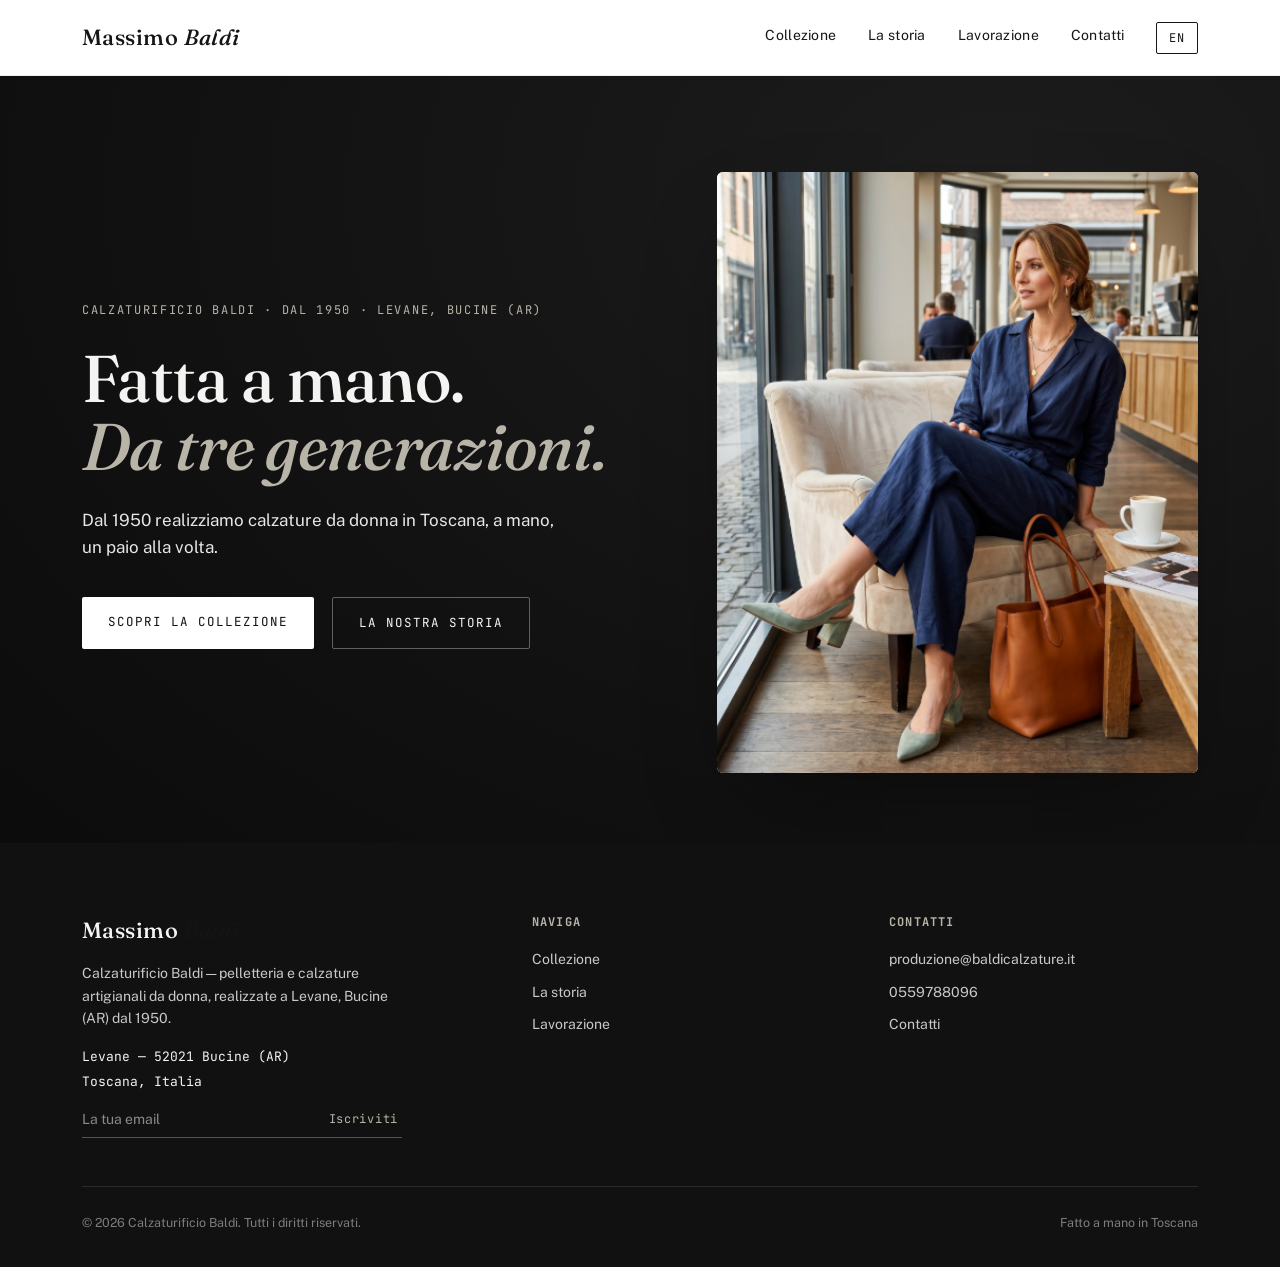
<file: index.html>
<!DOCTYPE html>
<html lang="it" id="htmlRoot">
<head>
<meta charset="UTF-8">
<meta name="viewport" content="width=device-width, initial-scale=1.0">
<title>Massimo Baldi — Calzaturificio Baldi</title>
<link rel="preconnect" href="https://fonts.googleapis.com">
<link rel="preconnect" href="https://fonts.gstatic.com" crossorigin>
<link href="https://fonts.googleapis.com/css2?family=Fraunces:ital,opsz,wght@0,9..144,300;0,9..144,500;0,9..144,600;1,9..144,400;1,9..144,500&family=Public+Sans:wght@300;400;500;600&family=JetBrains+Mono:wght@400;500&display=swap" rel="stylesheet">
<link rel="stylesheet" href="assets/style.css">
<script src="https://identity.netlify.com/v1/netlify-identity-widget.js"></script>
</head>
<body>

<header>
  <nav>
    <a href="index.html" class="wordmark">Massimo <em>Baldi</em></a>
    <div class="navlinks" id="navlinks">
      <a href="collezione.html" data-i18n="nav_collezione">Collezione</a>
      <a href="storia.html" data-i18n="nav_storia">La storia</a>
      <a href="lavorazione.html" data-i18n="nav_lavorazione">Lavorazione</a>
      <a href="contatti.html" data-i18n="nav_contatti">Contatti</a>
      <button class="langbtn" id="langBtn">EN</button>
    </div>
    <button class="navtoggle" id="navtoggle" aria-label="Apri menu" aria-expanded="false">
      <svg width="24" height="24" viewBox="0 0 24 24" fill="none"><path d="M3 6h18M3 12h18M3 18h18" stroke="#241A14" stroke-width="1.6" stroke-linecap="round"/></svg>
    </button>
  </nav>
</header>

<section class="hero">
  <div class="container">
    <div>
      <span class="eyebrow on-dark" data-i18n="hero_eyebrow">Calzaturificio Baldi · dal 1950 · Levane, Bucine (AR)</span>
      <h1><span data-i18n="hero_h1a">Fatta a mano.</span><br><span class="accent" data-i18n="hero_h1b">Da tre generazioni.</span></h1>
      <p class="lead" data-i18n="hero_lead">Dal 1950 realizziamo calzature da donna in Toscana, a mano, un paio alla volta.</p>
      <div class="cta-row">
        <a href="collezione.html" class="btn btn-primary" data-i18n="cta_collezione">Scopri la collezione</a>
        <a href="storia.html" class="btn btn-ghost" data-i18n="cta_storia">La nostra storia</a>
      </div>
    </div>
    <div class="hero-photo">
      <img src="images/uploads/modella-landing.jpg" alt="Massimo Baldi — stile" id="heroImg">
    </div>
  </div>
</section>

<script>
  fetch('data/home.json')
    .then(r => r.json())
    .then(data => {
      const img = document.getElementById('heroImg');
      if (img && data.heroImage) {
        img.src = data.heroImage;
        img.alt = data.heroAlt || img.alt;
      }
    })
    .catch(() => {});
</script>

<footer id="contatti">
  <div class="container">
    <div class="footer-grid">
      <div>
        <span class="wordmark">Massimo <em>Baldi</em></span>
        <p data-i18n="footer_about">Calzaturificio Baldi — pelletteria e calzature artigianali da donna, realizzate a Levane, Bucine (AR) dal 1950.</p>
        <div class="addr-footer">Levane — 52021 Bucine (AR)<br>Toscana, Italia</div>
        <form class="news" id="newsForm">
          <input type="email" data-i18n-ph="news_ph" placeholder="La tua email" required aria-label="Email">
          <button type="submit" data-i18n="news_btn">Iscriviti</button>
        </form>
      </div>
      <div class="footer-links">
        <h4 data-i18n="footer_nav">Naviga</h4>
        <a href="collezione.html" data-i18n="nav_collezione">Collezione</a>
        <a href="storia.html" data-i18n="nav_storia">La storia</a>
        <a href="lavorazione.html" data-i18n="nav_lavorazione">Lavorazione</a>
      </div>
      <div class="footer-links">
        <h4 data-i18n="footer_contatti">Contatti</h4>
        <a href="mailto:produzione@baldicalzature.it">produzione@baldicalzature.it</a>
        <a href="tel:+390559788096">0559788096</a>
        <a href="contatti.html" data-i18n="nav_contatti">Contatti</a>
      </div>
    </div>
    <div class="bottom-row">
      <span data-i18n="footer_copy">© 2026 Calzaturificio Baldi. Tutti i diritti riservati.</span>
      <span data-i18n="footer_tag">Fatto a mano in Toscana</span>
    </div>
  </div>
</footer>

<script src="assets/main.js"></script>
<script>
  if (window.netlifyIdentity) {
    window.netlifyIdentity.on("init", user => {
      if (!user) {
        window.netlifyIdentity.on("login", () => { document.location.href = "/admin/"; });
      }
    });
  }
</script>
</body>
</html>
</file>
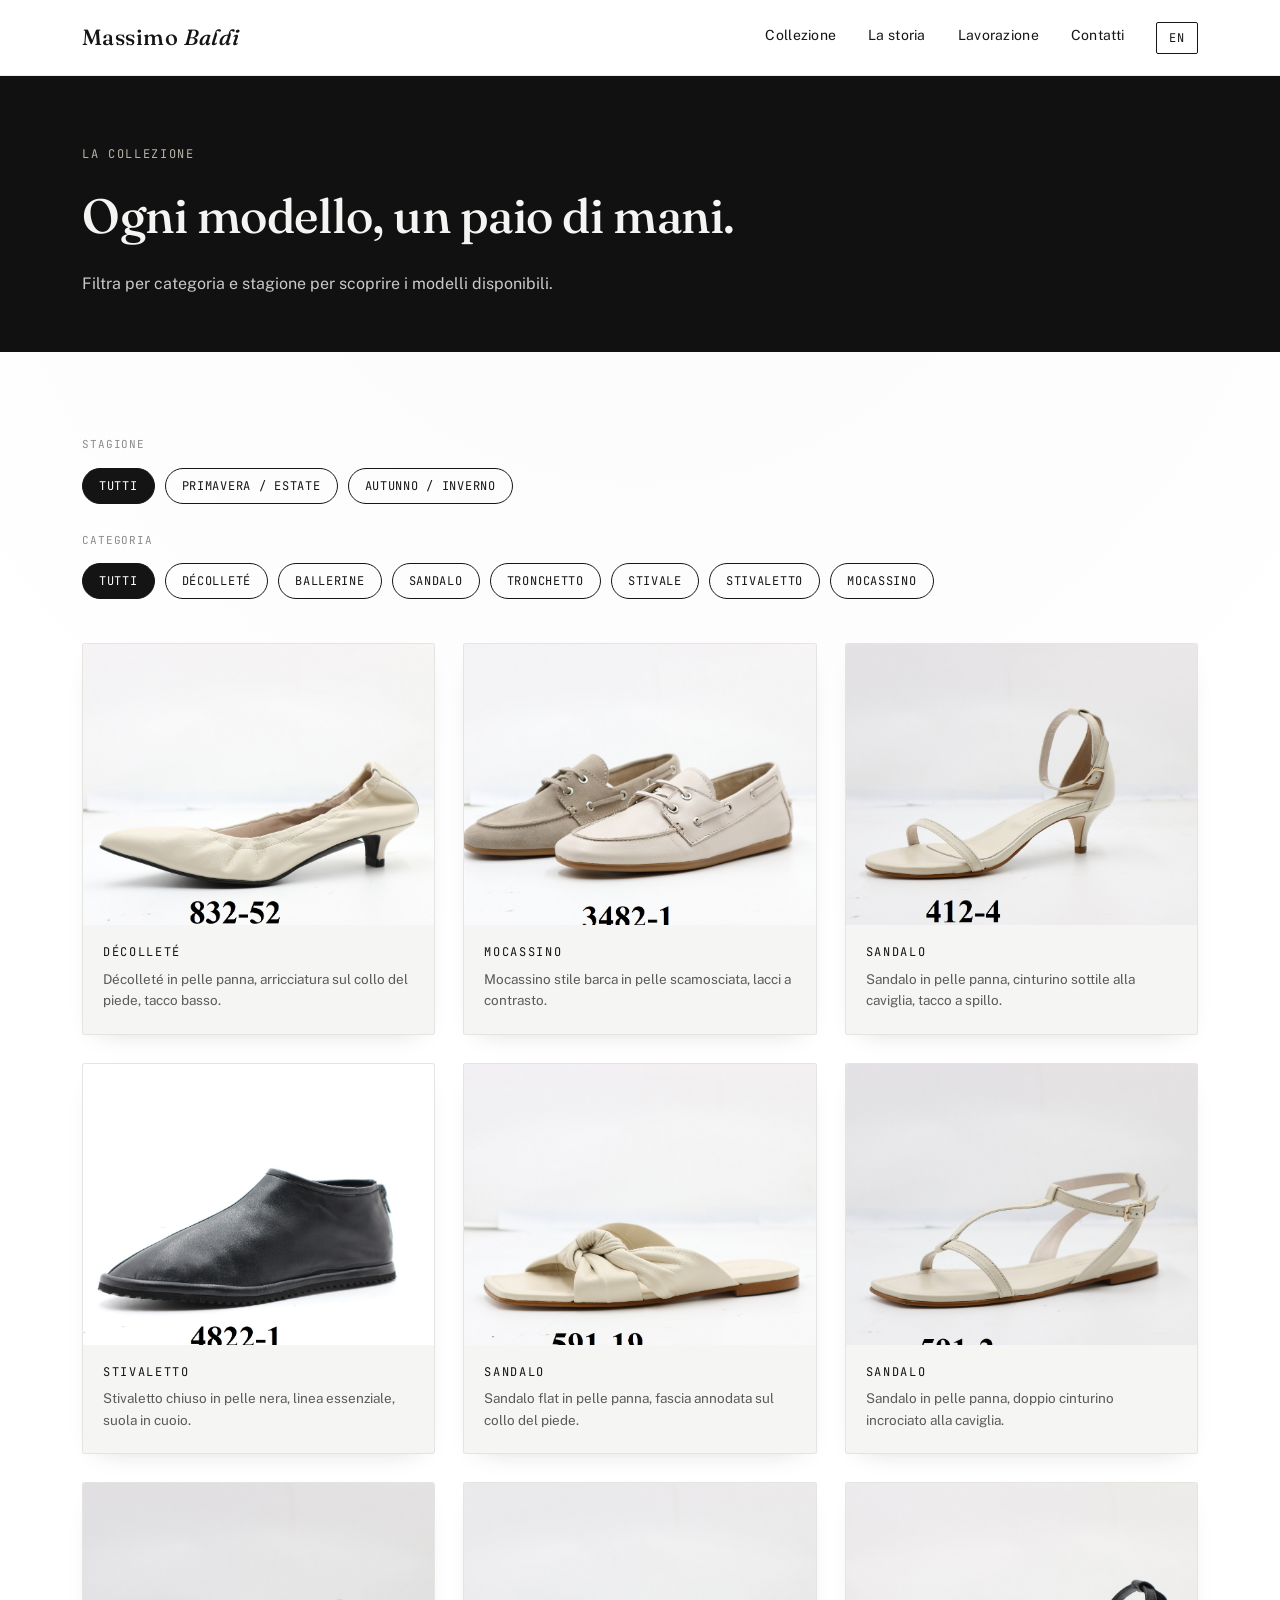
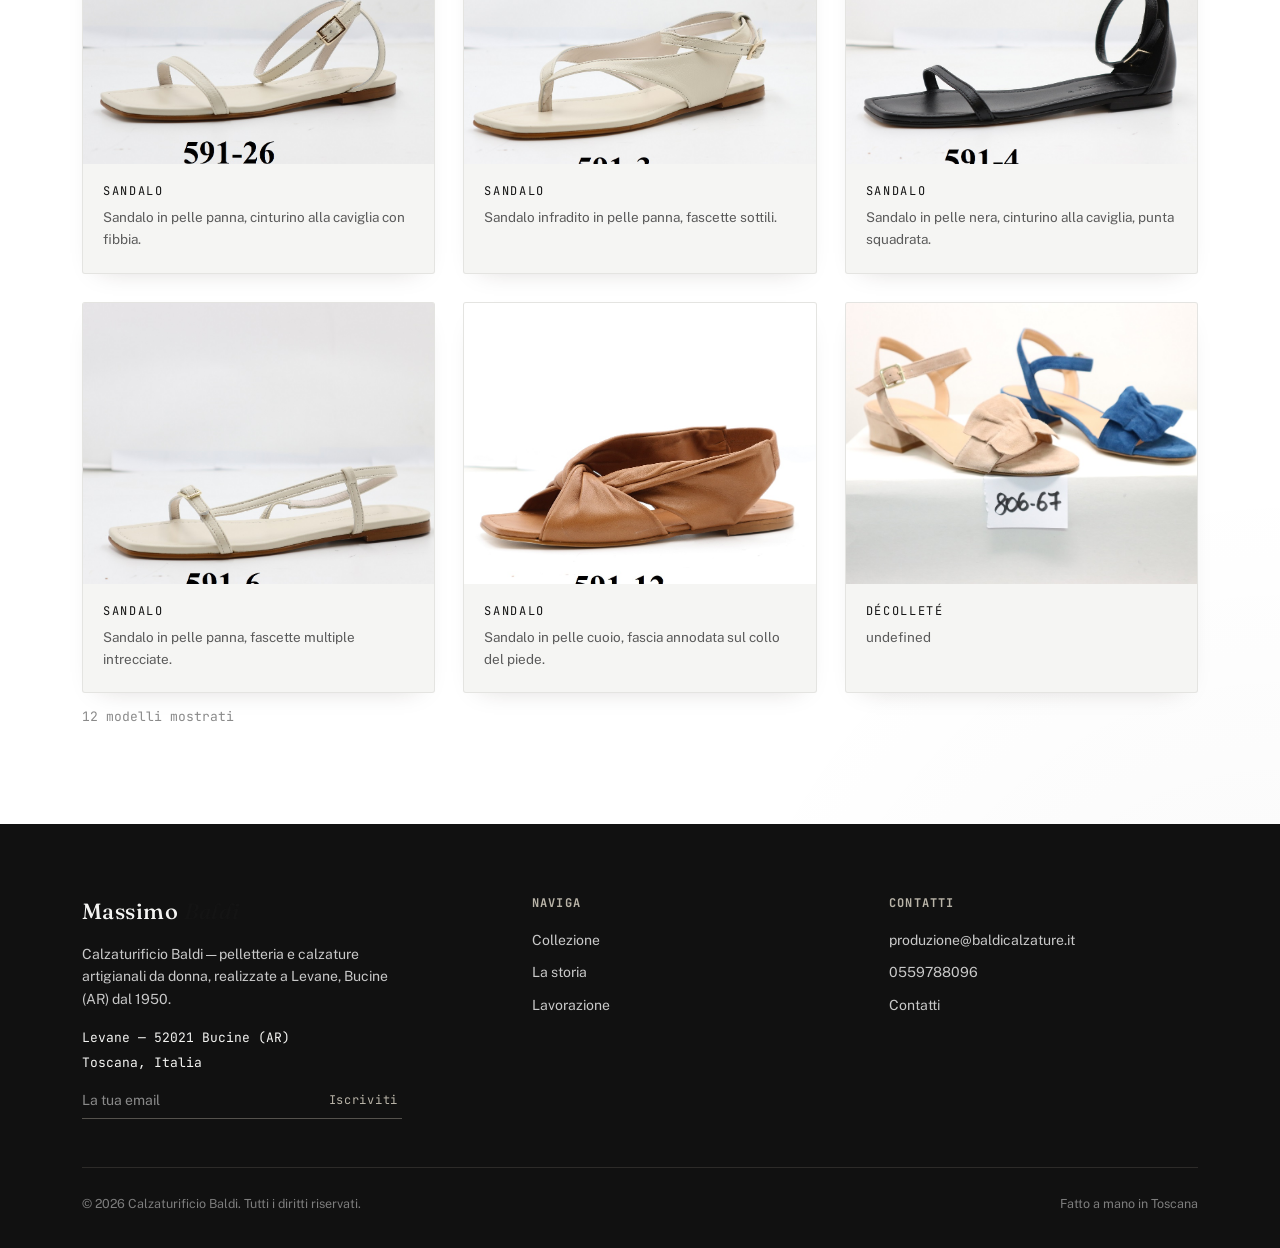
<file: collezione.html>
<!DOCTYPE html>
<html lang="it" id="htmlRoot">
<head>
<meta charset="UTF-8">
<meta name="viewport" content="width=device-width, initial-scale=1.0">
<title>Collezione — Massimo Baldi</title>
<link rel="preconnect" href="https://fonts.googleapis.com">
<link rel="preconnect" href="https://fonts.gstatic.com" crossorigin>
<link href="https://fonts.googleapis.com/css2?family=Fraunces:ital,opsz,wght@0,9..144,300;0,9..144,500;0,9..144,600;1,9..144,400;1,9..144,500&family=Public+Sans:wght@300;400;500;600&family=JetBrains+Mono:wght@400;500&display=swap" rel="stylesheet">
<link rel="stylesheet" href="assets/style.css">
</head>
<body>

<header>
  <nav>
    <a href="index.html" class="wordmark">Massimo <em>Baldi</em></a>
    <div class="navlinks" id="navlinks">
      <a href="collezione.html" class="current" data-i18n="nav_collezione">Collezione</a>
      <a href="storia.html" data-i18n="nav_storia">La storia</a>
      <a href="lavorazione.html" data-i18n="nav_lavorazione">Lavorazione</a>
      <a href="contatti.html" data-i18n="nav_contatti">Contatti</a>
      <button class="langbtn" id="langBtn">EN</button>
    </div>
    <button class="navtoggle" id="navtoggle" aria-label="Apri menu" aria-expanded="false">
      <svg width="24" height="24" viewBox="0 0 24 24" fill="none"><path d="M3 6h18M3 12h18M3 18h18" stroke="#241A14" stroke-width="1.6" stroke-linecap="round"/></svg>
    </button>
  </nav>
</header>

<section class="page-header">
  <div class="container">
    <span class="eyebrow on-dark" data-i18n="ph_coll_eyebrow">La collezione</span>
    <h1 data-i18n="ph_coll_h1">Ogni modello, un paio di mani.</h1>
    <p data-i18n="ph_coll_lead">Filtra per categoria e stagione per scoprire i modelli disponibili.</p>
  </div>
</section>

<section class="reveal" style="padding-top:56px;">
  <div class="container">
    <div class="filters">
      <div class="filter-group">
        <span class="filter-label" data-i18n="filter_season">Stagione</span>
        <button class="chip active" data-filter="season" data-value="all" data-i18n="tab_all">Tutti</button>
        <button class="chip" data-filter="season" data-value="ss" data-i18n="tab_ss">Primavera / Estate</button>
        <button class="chip" data-filter="season" data-value="aw" data-i18n="tab_aw">Autunno / Inverno</button>
      </div>
      <div class="filter-group">
        <span class="filter-label" data-i18n="filter_category">Categoria</span>
        <button class="chip active" data-filter="category" data-value="all" data-i18n="tab_all">Tutti</button>
        <button class="chip" data-filter="category" data-value="Décolleté" data-i18n="cat_decollete">Décolleté</button>
        <button class="chip" data-filter="category" data-value="Ballerine" data-i18n="cat_ballerine">Ballerine</button>
        <button class="chip" data-filter="category" data-value="Sandalo" data-i18n="cat_sandalo">Sandalo</button>
        <button class="chip" data-filter="category" data-value="Tronchetto" data-i18n="cat_tronchetto">Tronchetto</button>
        <button class="chip" data-filter="category" data-value="Stivale" data-i18n="cat_stivale">Stivale</button>
        <button class="chip" data-filter="category" data-value="Stivaletto" data-i18n="cat_stivaletto">Stivaletto</button>
        <button class="chip" data-filter="category" data-value="Mocassino" data-i18n="cat_mocassino">Mocassino</button>
      </div>
    </div>
    <div class="grid-collezione" id="collGrid"></div>
    <p class="count-note" id="countNote"></p>
  </div>
</section>

<footer id="contatti">
  <div class="container">
    <div class="footer-grid">
      <div>
        <span class="wordmark">Massimo <em>Baldi</em></span>
        <p data-i18n="footer_about">Calzaturificio Baldi — pelletteria e calzature artigianali da donna, realizzate a Levane, Bucine (AR) dal 1950.</p>
        <div class="addr-footer">Levane — 52021 Bucine (AR)<br>Toscana, Italia</div>
        <form class="news" id="newsForm">
          <input type="email" data-i18n-ph="news_ph" placeholder="La tua email" required aria-label="Email">
          <button type="submit" data-i18n="news_btn">Iscriviti</button>
        </form>
      </div>
      <div class="footer-links">
        <h4 data-i18n="footer_nav">Naviga</h4>
        <a href="collezione.html" data-i18n="nav_collezione">Collezione</a>
        <a href="storia.html" data-i18n="nav_storia">La storia</a>
        <a href="lavorazione.html" data-i18n="nav_lavorazione">Lavorazione</a>
      </div>
      <div class="footer-links">
        <h4 data-i18n="footer_contatti">Contatti</h4>
        <a href="mailto:produzione@baldicalzature.it">produzione@baldicalzature.it</a>
        <a href="tel:+390559788096">0559788096</a>
        <a href="contatti.html" data-i18n="nav_contatti">Contatti</a>
      </div>
    </div>
    <div class="bottom-row">
      <span data-i18n="footer_copy">© 2026 Calzaturificio Baldi. Tutti i diritti riservati.</span>
      <span data-i18n="footer_tag">Fatto a mano in Toscana</span>
    </div>
  </div>
</footer>

<script src="assets/main.js"></script>
<script>
  let currentSeason = 'all';
  let currentCategory = 'all';
  let products = [];

  const fallbackProducts = [
    { category_it:'Décolleté', category_en:'Pumps', season:'ss', tag_it:'Décolleté in pelle panna, tacco basso.', tag_en:'Cream leather pump, low heel.', image:'' },
    { category_it:'Mocassino', category_en:'Loafer', season:'aw', tag_it:'Mocassino stile barca in pelle scamosciata.', tag_en:'Boat-style suede loafer.', image:'' },
    { category_it:'Stivaletto', category_en:'Ankle boot', season:'aw', tag_it:'Stivaletto chiuso in pelle nera, suola in cuoio.', tag_en:'Closed black leather bootie, leather sole.', image:'' },
    { category_it:'Sandalo', category_en:'Sandal', season:'ss', tag_it:'Sandalo in pelle panna, cinturino alla caviglia.', tag_en:'Cream leather sandal, ankle strap.', image:'' }
  ];

  fetch('data/products.json')
    .then(r => r.json())
    .then(data => { products = data.products || fallbackProducts; renderCollection(); })
    .catch(() => { products = fallbackProducts; renderCollection(); });

  function renderCollection(){
    const grid = document.getElementById('collGrid');
    const note = document.getElementById('countNote');
    if(!grid) return;
    grid.innerHTML = '';
    const filtered = products.filter(p =>
      (currentSeason === 'all' || p.season === currentSeason) &&
      (currentCategory === 'all' || p.category_it === currentCategory)
    );
    if(filtered.length === 0){
      const msg = document.createElement('p');
      msg.className = 'empty-msg';
      msg.textContent = translations.empty_msg[currentLang];
      grid.appendChild(msg);
      if(note) note.textContent = '';
      return;
    }
    filtered.forEach((p) => {
      const card = document.createElement('div');
      card.className = 'card';
      const artHtml = p.image
        ? `<img src="${p.image}" alt="${currentLang === 'it' ? p.category_it : p.category_en}" loading="lazy">`
        : '';
      card.innerHTML = `
        <div class="card-art">${artHtml}</div>
        <div class="card-body">
          <span class="eyebrow">${currentLang === 'it' ? p.category_it : p.category_en}</span>
          <p>${currentLang === 'it' ? p.tag_it : p.tag_en}</p>
        </div>`;
      grid.appendChild(card);
    });
    if(note){
      const countText = currentLang === 'it'
        ? `${filtered.length} modelli mostrati`
        : `${filtered.length} styles shown`;
      note.textContent = countText;
    }
  }

  const categoriesBySeason = {
    ss: ["Décolleté", "Ballerine", "Sandalo"],
    aw: ["Tronchetto", "Stivale", "Stivaletto", "Mocassino", "Décolleté"]
  };

  function updateCategoryVisibility(){
    const catChips = document.querySelectorAll('.chip[data-filter="category"]');
    catChips.forEach(chip => {
      const val = chip.getAttribute('data-value');
      if(val === 'all' || currentSeason === 'all' || categoriesBySeason[currentSeason].includes(val)){
        chip.style.display = '';
      } else {
        chip.style.display = 'none';
        if(chip.classList.contains('active')){
          chip.classList.remove('active');
          document.querySelector('.chip[data-filter="category"][data-value="all"]').classList.add('active');
          currentCategory = 'all';
        }
      }
    });
  }

  document.querySelectorAll('.chip').forEach(chip => {
    chip.addEventListener('click', () => {
      const group = chip.getAttribute('data-filter');
      document.querySelectorAll(`.chip[data-filter="${group}"]`).forEach(c => c.classList.remove('active'));
      chip.classList.add('active');
      if(group === 'season') currentSeason = chip.getAttribute('data-value');
      if(group === 'category') currentCategory = chip.getAttribute('data-value');
      updateCategoryVisibility();
      renderCollection();
    });
  });
  updateCategoryVisibility();
</script>
</body>
</html>
</file>
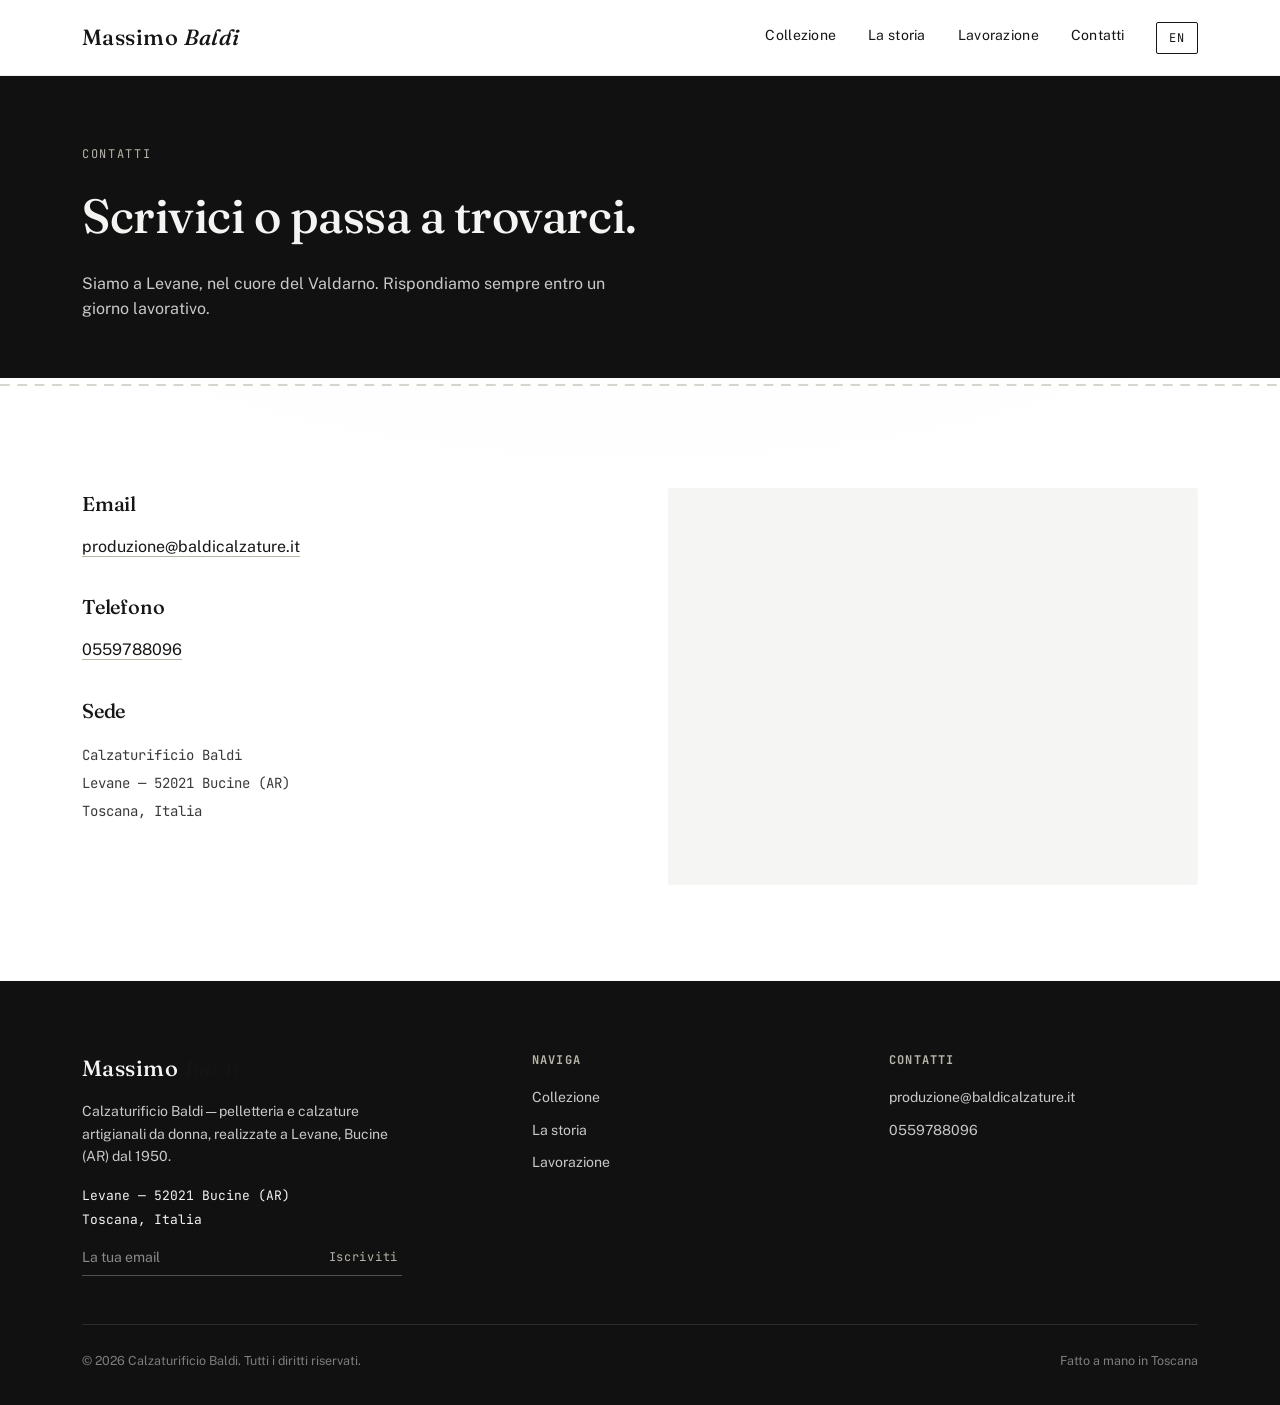
<file: contatti.html>
<!DOCTYPE html>
<html lang="it" id="htmlRoot">
<head>
<meta charset="UTF-8">
<meta name="viewport" content="width=device-width, initial-scale=1.0">
<title>Contatti — Massimo Baldi</title>
<link rel="preconnect" href="https://fonts.googleapis.com">
<link rel="preconnect" href="https://fonts.gstatic.com" crossorigin>
<link href="https://fonts.googleapis.com/css2?family=Fraunces:ital,opsz,wght@0,9..144,300;0,9..144,500;0,9..144,600;1,9..144,400;1,9..144,500&family=Public+Sans:wght@300;400;500;600&family=JetBrains+Mono:wght@400;500&display=swap" rel="stylesheet">
<link rel="stylesheet" href="assets/style.css">
</head>
<body>

<header>
  <nav>
    <a href="index.html" class="wordmark">Massimo <em>Baldi</em></a>
    <div class="navlinks" id="navlinks">
      <a href="collezione.html" data-i18n="nav_collezione">Collezione</a>
      <a href="storia.html" data-i18n="nav_storia">La storia</a>
      <a href="lavorazione.html" data-i18n="nav_lavorazione">Lavorazione</a>
      <a href="contatti.html" class="current" data-i18n="nav_contatti">Contatti</a>
      <button class="langbtn" id="langBtn">EN</button>
    </div>
    <button class="navtoggle" id="navtoggle" aria-label="Apri menu" aria-expanded="false">
      <svg width="24" height="24" viewBox="0 0 24 24" fill="none"><path d="M3 6h18M3 12h18M3 18h18" stroke="#241A14" stroke-width="1.6" stroke-linecap="round"/></svg>
    </button>
  </nav>
</header>

<section class="page-header">
  <div class="container">
    <span class="eyebrow on-dark" data-i18n="ph_cont_eyebrow">Contatti</span>
    <h1 data-i18n="ph_cont_h1">Scrivici o passa a trovarci.</h1>
    <p data-i18n="ph_cont_lead">Siamo a Levane, nel cuore del Valdarno. Rispondiamo sempre entro un giorno lavorativo.</p>
  </div>
</section>

<svg class="stitch" viewBox="0 0 1180 14" preserveAspectRatio="none"><path d="M0 7 L1180 7"/></svg>

<section class="reveal">
  <div class="container contact-grid">
    <div>
      <h3 data-i18n="cont_email_label">Email</h3>
      <a class="big-link" href="mailto:produzione@baldicalzature.it">produzione@baldicalzature.it</a>
      <h3 style="margin-top:32px" data-i18n="cont_tel_label">Telefono</h3>
      <a class="big-link" href="tel:+390559788096">0559788096</a>
      <h3 style="margin-top:32px" data-i18n="cont_addr_label">Sede</h3>
      <div class="addr">
        Calzaturificio Baldi<br>
        Levane — 52021 Bucine (AR)<br>
        Toscana, Italia
      </div>
    </div>
    <div class="map-swatch">
      <iframe
        src="https://www.google.com/maps?q=Levane,+52021+Bucine+AR,+Italia&output=embed"
        width="100%" height="100%" style="border:0;" allowfullscreen="" loading="lazy"
        referrerpolicy="no-referrer-when-downgrade" title="Calzaturificio Baldi — Levane, Bucine (AR)">
      </iframe>
    </div>
  </div>
</section>

<footer id="contatti-footer">
  <div class="container">
    <div class="footer-grid">
      <div>
        <span class="wordmark">Massimo <em>Baldi</em></span>
        <p data-i18n="footer_about">Calzaturificio Baldi — pelletteria e calzature artigianali da donna, realizzate a Levane, Bucine (AR) dal 1950.</p>
        <div class="addr-footer">Levane — 52021 Bucine (AR)<br>Toscana, Italia</div>
        <form class="news" id="newsForm">
          <input type="email" data-i18n-ph="news_ph" placeholder="La tua email" required aria-label="Email">
          <button type="submit" data-i18n="news_btn">Iscriviti</button>
        </form>
      </div>
      <div class="footer-links">
        <h4 data-i18n="footer_nav">Naviga</h4>
        <a href="collezione.html" data-i18n="nav_collezione">Collezione</a>
        <a href="storia.html" data-i18n="nav_storia">La storia</a>
        <a href="lavorazione.html" data-i18n="nav_lavorazione">Lavorazione</a>
      </div>
      <div class="footer-links">
        <h4 data-i18n="footer_contatti">Contatti</h4>
        <a href="mailto:produzione@baldicalzature.it">produzione@baldicalzature.it</a>
        <a href="tel:+390559788096">0559788096</a>
      </div>
    </div>
    <div class="bottom-row">
      <span data-i18n="footer_copy">© 2026 Calzaturificio Baldi. Tutti i diritti riservati.</span>
      <span data-i18n="footer_tag">Fatto a mano in Toscana</span>
    </div>
  </div>
</footer>

<script src="assets/main.js"></script>
</body>
</html>
</file>
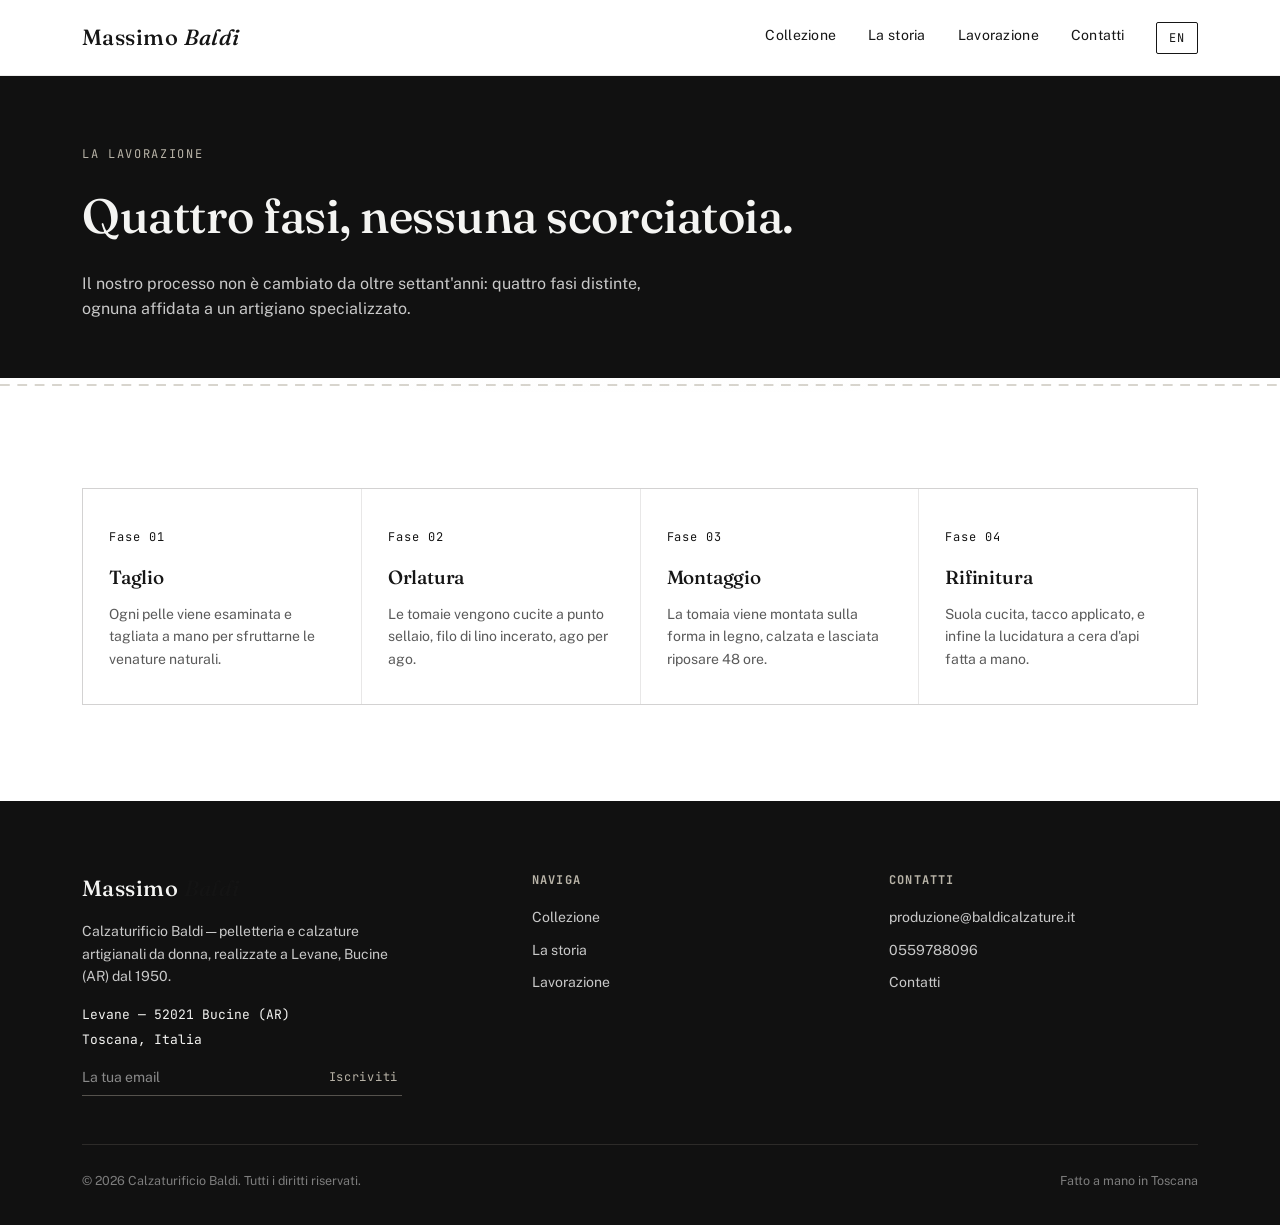
<file: lavorazione.html>
<!DOCTYPE html>
<html lang="it" id="htmlRoot">
<head>
<meta charset="UTF-8">
<meta name="viewport" content="width=device-width, initial-scale=1.0">
<title>La lavorazione — Massimo Baldi</title>
<link rel="preconnect" href="https://fonts.googleapis.com">
<link rel="preconnect" href="https://fonts.gstatic.com" crossorigin>
<link href="https://fonts.googleapis.com/css2?family=Fraunces:ital,opsz,wght@0,9..144,300;0,9..144,500;0,9..144,600;1,9..144,400;1,9..144,500&family=Public+Sans:wght@300;400;500;600&family=JetBrains+Mono:wght@400;500&display=swap" rel="stylesheet">
<link rel="stylesheet" href="assets/style.css">
</head>
<body>

<header>
  <nav>
    <a href="index.html" class="wordmark">Massimo <em>Baldi</em></a>
    <div class="navlinks" id="navlinks">
      <a href="collezione.html" data-i18n="nav_collezione">Collezione</a>
      <a href="storia.html" data-i18n="nav_storia">La storia</a>
      <a href="lavorazione.html" class="current" data-i18n="nav_lavorazione">Lavorazione</a>
      <a href="contatti.html" data-i18n="nav_contatti">Contatti</a>
      <button class="langbtn" id="langBtn">EN</button>
    </div>
    <button class="navtoggle" id="navtoggle" aria-label="Apri menu" aria-expanded="false">
      <svg width="24" height="24" viewBox="0 0 24 24" fill="none"><path d="M3 6h18M3 12h18M3 18h18" stroke="#241A14" stroke-width="1.6" stroke-linecap="round"/></svg>
    </button>
  </nav>
</header>

<section class="page-header">
  <div class="container">
    <span class="eyebrow on-dark" data-i18n="ph_proc_eyebrow">La lavorazione</span>
    <h1 data-i18n="ph_proc_h1">Quattro fasi, nessuna scorciatoia.</h1>
    <p data-i18n="ph_proc_lead">Il nostro processo non è cambiato da oltre settant'anni: quattro fasi distinte, ognuna affidata a un artigiano specializzato.</p>
  </div>
</section>

<svg class="stitch" viewBox="0 0 1180 14" preserveAspectRatio="none"><path d="M0 7 L1180 7"/></svg>

<section class="processo reveal">
  <div class="container">
    <div class="steps">
      <div class="step"><span class="num" data-i18n="proc_num1">Fase 01</span><h3 data-i18n="proc_t1">Taglio</h3><p data-i18n="proc_d1">Ogni pelle viene esaminata e tagliata a mano per sfruttarne le venature naturali.</p></div>
      <div class="step"><span class="num" data-i18n="proc_num2">Fase 02</span><h3 data-i18n="proc_t2">Orlatura</h3><p data-i18n="proc_d2">Le tomaie vengono cucite a punto sellaio, filo di lino incerato, ago per ago.</p></div>
      <div class="step"><span class="num" data-i18n="proc_num3">Fase 03</span><h3 data-i18n="proc_t3">Montaggio</h3><p data-i18n="proc_d3">La tomaia viene montata sulla forma in legno, calzata e lasciata riposare 48 ore.</p></div>
      <div class="step"><span class="num" data-i18n="proc_num4">Fase 04</span><h3 data-i18n="proc_t4">Rifinitura</h3><p data-i18n="proc_d4">Suola cucita, tacco applicato, e infine la lucidatura a cera d'api fatta a mano.</p></div>
    </div>
  </div>
</section>

<footer id="contatti">
  <div class="container">
    <div class="footer-grid">
      <div>
        <span class="wordmark">Massimo <em>Baldi</em></span>
        <p data-i18n="footer_about">Calzaturificio Baldi — pelletteria e calzature artigianali da donna, realizzate a Levane, Bucine (AR) dal 1950.</p>
        <div class="addr-footer">Levane — 52021 Bucine (AR)<br>Toscana, Italia</div>
        <form class="news" id="newsForm">
          <input type="email" data-i18n-ph="news_ph" placeholder="La tua email" required aria-label="Email">
          <button type="submit" data-i18n="news_btn">Iscriviti</button>
        </form>
      </div>
      <div class="footer-links">
        <h4 data-i18n="footer_nav">Naviga</h4>
        <a href="collezione.html" data-i18n="nav_collezione">Collezione</a>
        <a href="storia.html" data-i18n="nav_storia">La storia</a>
        <a href="lavorazione.html" data-i18n="nav_lavorazione">Lavorazione</a>
      </div>
      <div class="footer-links">
        <h4 data-i18n="footer_contatti">Contatti</h4>
        <a href="mailto:produzione@baldicalzature.it">produzione@baldicalzature.it</a>
        <a href="tel:+390559788096">0559788096</a>
        <a href="contatti.html" data-i18n="nav_contatti">Contatti</a>
      </div>
    </div>
    <div class="bottom-row">
      <span data-i18n="footer_copy">© 2026 Calzaturificio Baldi. Tutti i diritti riservati.</span>
      <span data-i18n="footer_tag">Fatto a mano in Toscana</span>
    </div>
  </div>
</footer>

<script src="assets/main.js"></script>
</body>
</html>
</file>
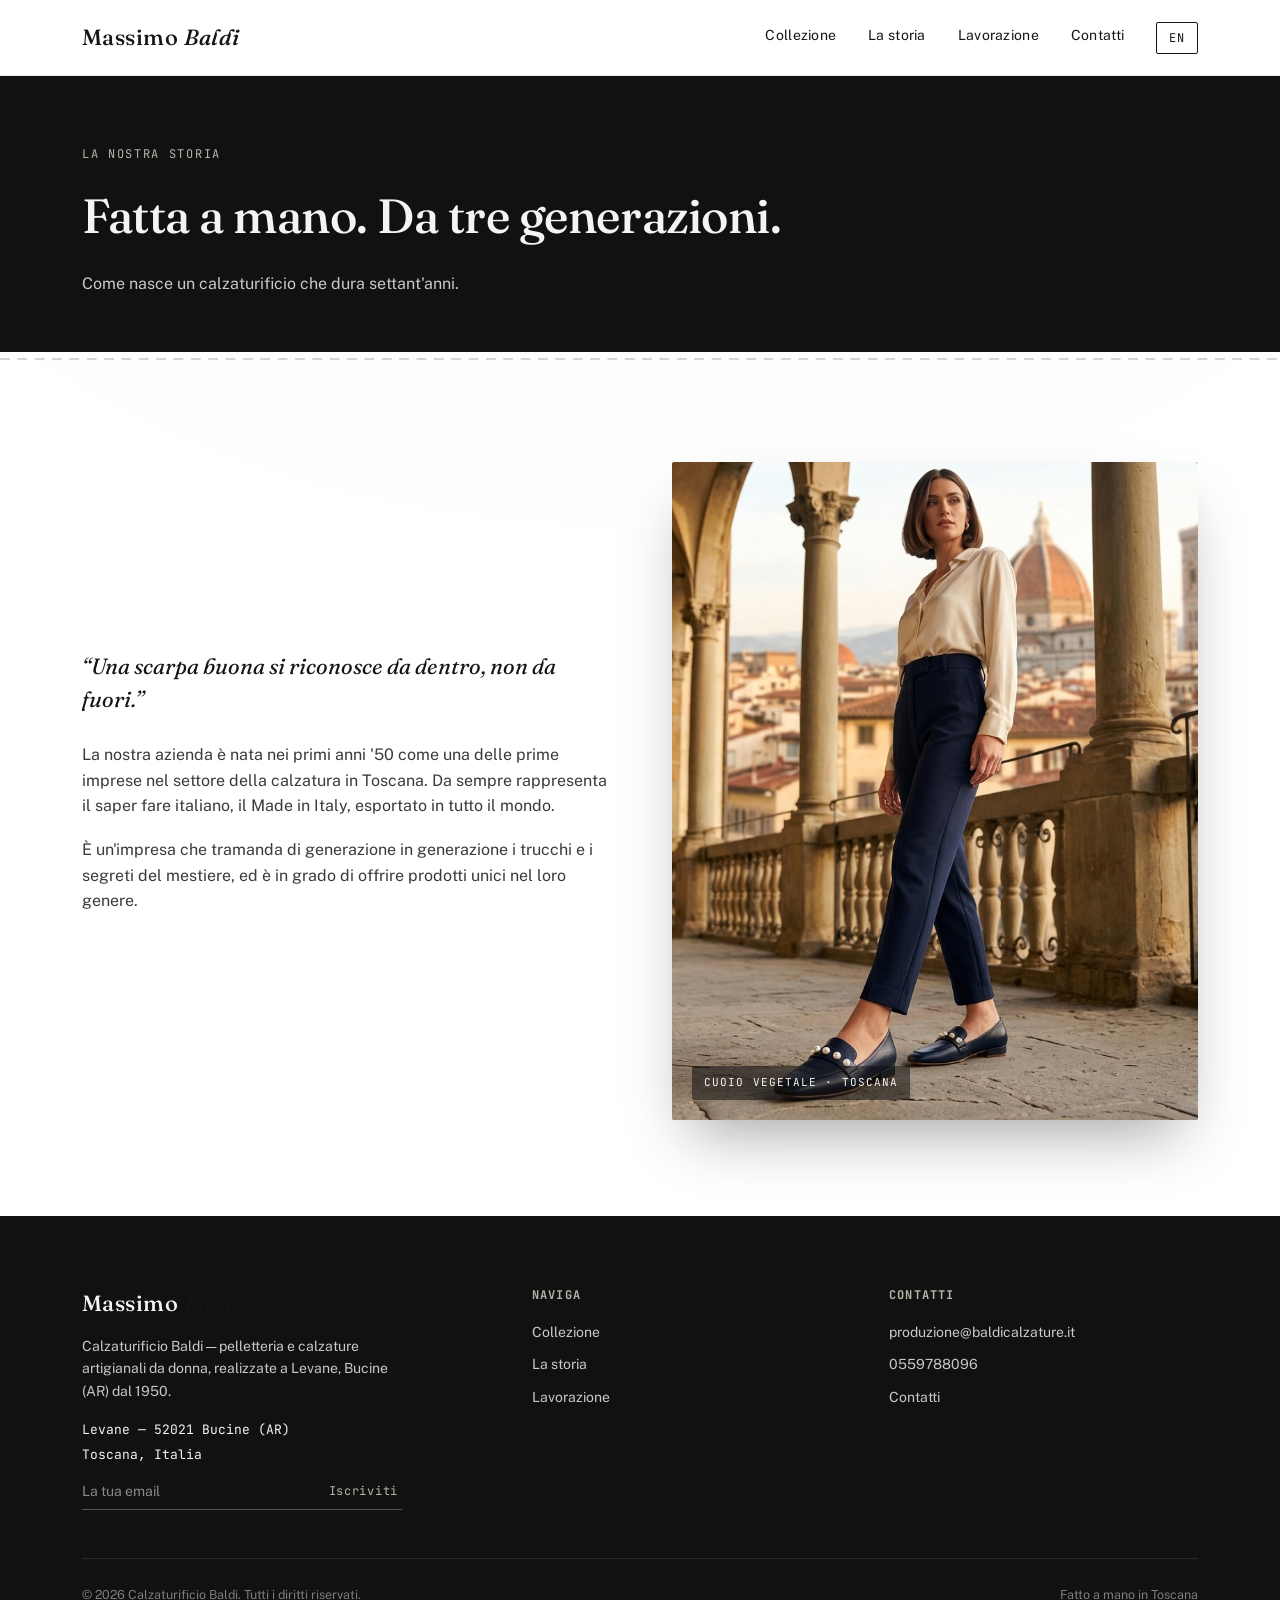
<file: storia.html>
<!DOCTYPE html>
<html lang="it" id="htmlRoot">
<head>
<meta charset="UTF-8">
<meta name="viewport" content="width=device-width, initial-scale=1.0">
<title>La nostra storia — Massimo Baldi</title>
<link rel="preconnect" href="https://fonts.googleapis.com">
<link rel="preconnect" href="https://fonts.gstatic.com" crossorigin>
<link href="https://fonts.googleapis.com/css2?family=Fraunces:ital,opsz,wght@0,9..144,300;0,9..144,500;0,9..144,600;1,9..144,400;1,9..144,500&family=Public+Sans:wght@300;400;500;600&family=JetBrains+Mono:wght@400;500&display=swap" rel="stylesheet">
<link rel="stylesheet" href="assets/style.css">
</head>
<body>

<header>
  <nav>
    <a href="index.html" class="wordmark">Massimo <em>Baldi</em></a>
    <div class="navlinks" id="navlinks">
      <a href="collezione.html" data-i18n="nav_collezione">Collezione</a>
      <a href="storia.html" class="current" data-i18n="nav_storia">La storia</a>
      <a href="lavorazione.html" data-i18n="nav_lavorazione">Lavorazione</a>
      <a href="contatti.html" data-i18n="nav_contatti">Contatti</a>
      <button class="langbtn" id="langBtn">EN</button>
    </div>
    <button class="navtoggle" id="navtoggle" aria-label="Apri menu" aria-expanded="false">
      <svg width="24" height="24" viewBox="0 0 24 24" fill="none"><path d="M3 6h18M3 12h18M3 18h18" stroke="#241A14" stroke-width="1.6" stroke-linecap="round"/></svg>
    </button>
  </nav>
</header>

<section class="page-header">
  <div class="container">
    <span class="eyebrow on-dark" data-i18n="ph_eyebrow">La nostra storia</span>
    <h1 data-i18n="ph_storia_h1">Fatta a mano. Da tre generazioni.</h1>
    <p data-i18n="ph_storia_lead">Come nasce un calzaturificio che dura settant'anni.</p>
  </div>
</section>

<svg class="stitch" viewBox="0 0 1180 14" preserveAspectRatio="none"><path d="M0 7 L1180 7"/></svg>

<section class="filosofia reveal">
  <div class="container">
    <div class="filosofia-copy">
      <p class="big" data-i18n="storia_quote">"Una scarpa buona si riconosce da dentro, non da fuori."</p>
      <p data-i18n="storia_p1">La nostra azienda è nata nei primi anni '50 come una delle prime imprese nel settore della calzatura in Toscana. Da sempre rappresenta il saper fare italiano, il Made in Italy, esportato in tutto il mondo.</p>
      <p data-i18n="storia_p2">È un'impresa che tramanda di generazione in generazione i trucchi e i segreti del mestiere, ed è in grado di offrire prodotti unici nel loro genere.</p>
    </div>
    <div class="leather-swatch">
      <img id="storiaImg" src="images/uploads/mocassino-3482-1.jpg" alt="Cuoio vegetale · Toscana">
      <span class="tag" data-i18n="storia_tag">Cuoio vegetale · Toscana</span>
    </div>
  </div>
</section>

<script>
  fetch('data/storia.json')
    .then(r => r.json())
    .then(data => {
      const img = document.getElementById('storiaImg');
      if (img && data.swatchImage) { img.src = data.swatchImage; }
    })
    .catch(() => {});
</script>

<footer id="contatti">
  <div class="container">
    <div class="footer-grid">
      <div>
        <span class="wordmark">Massimo <em>Baldi</em></span>
        <p data-i18n="footer_about">Calzaturificio Baldi — pelletteria e calzature artigianali da donna, realizzate a Levane, Bucine (AR) dal 1950.</p>
        <div class="addr-footer">Levane — 52021 Bucine (AR)<br>Toscana, Italia</div>
        <form class="news" id="newsForm">
          <input type="email" data-i18n-ph="news_ph" placeholder="La tua email" required aria-label="Email">
          <button type="submit" data-i18n="news_btn">Iscriviti</button>
        </form>
      </div>
      <div class="footer-links">
        <h4 data-i18n="footer_nav">Naviga</h4>
        <a href="collezione.html" data-i18n="nav_collezione">Collezione</a>
        <a href="storia.html" data-i18n="nav_storia">La storia</a>
        <a href="lavorazione.html" data-i18n="nav_lavorazione">Lavorazione</a>
      </div>
      <div class="footer-links">
        <h4 data-i18n="footer_contatti">Contatti</h4>
        <a href="mailto:produzione@baldicalzature.it">produzione@baldicalzature.it</a>
        <a href="tel:+390559788096">0559788096</a>
        <a href="contatti.html" data-i18n="nav_contatti">Contatti</a>
      </div>
    </div>
    <div class="bottom-row">
      <span data-i18n="footer_copy">© 2026 Calzaturificio Baldi. Tutti i diritti riservati.</span>
      <span data-i18n="footer_tag">Fatto a mano in Toscana</span>
    </div>
  </div>
</footer>

<script src="assets/main.js"></script>
</body>
</html>
</file>
<file: assets/style.css>
:root{
  --pergamena:#FFFFFF; --pergamena-2:#F5F5F3; --cuoio:#3A3A38; --moro:#111111; --moro-2:#1C1C1C;
  --bordo:#141414; --ottone:#B9B4A8; --inchiostro:#161616; --cream-text:#F4F4F2;
}
*{box-sizing:border-box; margin:0; padding:0;}
html{scroll-behavior:smooth;}
body{
  background-color:var(--pergamena);
  background-image:
    radial-gradient(120% 60% at 50% 0%, rgba(20,20,20,0.025), transparent 60%),
    radial-gradient(90% 50% at 100% 100%, rgba(20,20,20,0.035), transparent 55%);
  color:var(--inchiostro); font-family:'Public Sans', sans-serif; font-weight:400; line-height:1.6; overflow-x:hidden;
}
a{color:inherit; text-decoration:none;}
img,svg{display:block; max-width:100%;}
.container{max-width:1180px; margin:0 auto; padding:0 32px;}
h1,h2,h3{font-family:'Fraunces', serif; font-weight:500; letter-spacing:-0.01em;}
.eyebrow{font-family:'JetBrains Mono', monospace; font-size:12px; letter-spacing:0.14em; text-transform:uppercase; color:var(--bordo);}
.eyebrow.on-dark{color:var(--ottone);}
a:focus-visible, button:focus-visible, input:focus-visible, select:focus-visible{outline:2px solid var(--bordo); outline-offset:3px;}
.stitch{width:100%; height:14px; display:block;}
.stitch path{stroke:var(--ottone); stroke-width:1.6; fill:none; stroke-dasharray:9 7; opacity:0.75;}
.stitch.dark path{stroke:var(--cuoio);}

/* Nav */
header{position:sticky; top:0; z-index:50; background:rgba(255,255,255,0.92); backdrop-filter:blur(6px); border-bottom:1px solid rgba(36,26,20,0.08);}
nav{display:flex; align-items:center; justify-content:space-between; padding:20px 32px; max-width:1180px; margin:0 auto; gap:20px;}
.wordmark{font-family:'Fraunces', serif; font-weight:500; font-size:22px; letter-spacing:0.02em;}
.wordmark em{font-style:italic; color:var(--bordo);}
.navlinks{display:flex; align-items:center; gap:32px; font-size:14px; letter-spacing:0.02em;}
.navlinks a{position:relative; padding-bottom:4px;}
.navlinks a.current{color:var(--bordo);}
.navlinks a::after{content:''; position:absolute; left:0; bottom:0; width:0; height:1px; background:var(--bordo); transition:width .25s ease;}
.navlinks a:hover::after{width:100%;}
.langbtn{font-family:'JetBrains Mono', monospace; font-size:12px; letter-spacing:0.08em; border:1px solid var(--inchiostro); border-radius:2px; background:none; cursor:pointer; padding:7px 12px; color:var(--inchiostro);}
.langbtn:hover{background:var(--inchiostro); color:var(--pergamena);}
.navtoggle{display:none; background:none; border:none; cursor:pointer;}
@media (max-width:900px){
  .navlinks{position:fixed; top:73px; left:0; right:0; background:var(--pergamena); flex-direction:column; align-items:flex-start; gap:0; max-height:0; overflow:hidden; transition:max-height .3s ease; border-bottom:1px solid rgba(36,26,20,0.08);}
  .navlinks.open{max-height:340px;}
  .navlinks a{padding:16px 32px; border-top:1px solid rgba(36,26,20,0.06); width:100%;}
  .navlinks .langbtn{margin:14px 32px;}
  .navtoggle{display:block;}
}

/* Hero (used on landing) */
.hero{background: radial-gradient(120% 140% at 78% 15%, var(--moro-2) 0%, var(--moro) 55%, #0a0a0a 100%); color:var(--cream-text); position:relative; padding:96px 0 70px; overflow:hidden;}
.hero .container{display:grid; grid-template-columns:1.1fr 0.9fr; gap:48px; align-items:center;}
.hero h1{font-size:clamp(38px, 5.4vw, 66px); line-height:1.04; margin:22px 0 26px;}
.hero h1 .accent{font-style:italic; color:var(--ottone);}
.hero p.lead{max-width:48ch; font-size:17px; color:#E6E6E4;}
.cta-row{display:flex; gap:18px; margin-top:36px; flex-wrap:wrap;}
.btn{font-family:'JetBrains Mono', monospace; font-size:12.5px; letter-spacing:0.08em; text-transform:uppercase; padding:15px 26px; border-radius:2px; display:inline-block; transition:transform .2s ease, background .2s ease; border:none; cursor:pointer;}
.btn-primary{background:#FFFFFF; color:var(--moro);}
.btn-primary:hover{transform:translateY(-2px); background:var(--ottone);}
.btn-ghost{border:1px solid rgba(244,244,242,0.35); color:var(--cream-text); background:none;}
.btn-ghost:hover{border-color:#FFFFFF; color:#FFFFFF;}
.hero-photo{
  position:relative; border-radius:6px; overflow:hidden;
  aspect-ratio:4/5;
  background:linear-gradient(160deg, #f0f0ee 0%, #e2e1dd 100%);
  box-shadow:0 40px 90px -30px rgba(0,0,0,0.45);
}
.hero-photo img{
  width:100%; height:100%; object-fit:cover; object-position:center 8%;
}
.photo-credit{position:absolute; bottom:14px; right:14px; font-family:'JetBrains Mono', monospace; font-size:11px; letter-spacing:0.05em; color:var(--cream-text); background:rgba(17,17,17,0.55); padding:6px 10px; border-radius:2px;}

/* Page header (used on inner pages) */
.page-header{background:var(--moro); color:var(--cream-text); padding:64px 0 56px;}
.page-header h1{font-size:clamp(30px, 4vw, 48px); margin-top:12px;}
.page-header p{margin-top:16px; max-width:56ch; color:#c9c9c9; font-size:16px;}

section{padding:96px 0;}
.section-head{max-width:640px; margin-bottom:56px;}
.section-head h2{font-size:clamp(28px, 3.4vw, 42px); margin-top:14px;}
.section-head p{margin-top:18px; font-size:16px; color:#4a4a4a; max-width:52ch;}

/* Storia */
.filosofia .container{display:grid; grid-template-columns:1fr 1fr; gap:64px; align-items:center;}
.filosofia-copy p{margin-bottom:18px; font-size:16px; color:#3a3a3a;}
.filosofia-copy p.big{font-family:'Fraunces', serif; font-style:italic; font-size:22px; color:var(--bordo); line-height:1.5; margin-bottom:26px;}
.leather-swatch{aspect-ratio:4/5; border-radius:3px; position:relative; background:#1c1c1a; box-shadow:0 30px 60px -20px rgba(17,17,17,0.4); overflow:hidden;}
.leather-swatch img{position:absolute; inset:0; width:100%; height:100%; object-fit:cover;}
.leather-swatch .tag{position:absolute; bottom:20px; left:20px; font-family:'JetBrains Mono', monospace; font-size:11px; letter-spacing:0.1em; text-transform:uppercase; color:#F4F4F2; background:rgba(17,17,17,0.55); padding:8px 12px; border-radius:2px; z-index:2;}

/* Processo */
.processo{background:var(--pergamena);}
.steps{display:grid; grid-template-columns:repeat(4, 1fr); gap:1px; background:rgba(36,26,20,0.1); border:1px solid rgba(36,26,20,0.1);}
.step{background:var(--pergamena); padding:34px 26px;}
.step .num{font-family:'JetBrains Mono', monospace; font-size:12px; color:var(--bordo); letter-spacing:0.08em;}
.step h3{font-size:19px; margin:14px 0 10px; font-weight:500;}
.step p{font-size:14px; color:#5a5a5a;}
@media (max-width:900px){ .steps{grid-template-columns:1fr 1fr;} }
@media (max-width:560px){ .steps{grid-template-columns:1fr;} }

/* Collezione */
.filters{display:flex; gap:28px; flex-wrap:wrap; margin-top:28px; align-items:flex-start;}
.filter-group{display:flex; gap:10px; flex-wrap:wrap;}
.filter-label{font-family:'JetBrains Mono', monospace; font-size:11px; letter-spacing:0.08em; text-transform:uppercase; color:#8a8a8a; width:100%; margin-bottom:4px;}
.chip{font-family:'JetBrains Mono', monospace; font-size:12px; letter-spacing:0.06em; text-transform:uppercase; padding:9px 16px; border:1px solid var(--inchiostro); border-radius:20px; background:none; cursor:pointer; color:var(--inchiostro); transition:background .2s ease, color .2s ease;}
.chip.active{background:var(--bordo); border-color:var(--bordo); color:var(--pergamena);}
.chip:hover:not(.active){background:rgba(36,26,20,0.08);}
.grid-collezione{display:grid; grid-template-columns:repeat(3, 1fr); gap:28px; margin-top:44px;}
@media (max-width:900px){ .grid-collezione{grid-template-columns:1fr 1fr;} }
@media (max-width:600px){ .grid-collezione{grid-template-columns:1fr;} }
.card{background:var(--pergamena-2); border-radius:3px; overflow:hidden; transition:transform .35s ease, box-shadow .35s ease; border:1px solid rgba(36,26,20,0.08); box-shadow:0 10px 26px -18px rgba(43,29,20,0.25);}
.card:hover{transform:translateY(-6px); box-shadow:0 26px 50px -22px rgba(43,29,20,0.35);}
.card-art{aspect-ratio:5/4; background:linear-gradient(160deg, #eeeeec 0%, #dedcd7 100%); position:relative;}
.card-art img{width:100%; height:100%; object-fit:cover; position:absolute; inset:0;}
.card-body{padding:18px 20px 22px;}
.card-body .eyebrow{margin-bottom:6px; display:block;}
.card-body p{font-size:13.5px; color:#5a5a5a;}
.empty-msg{font-size:14px; color:#6a6a6a; grid-column:1/-1; padding:20px 0;}
.count-note{font-size:13px; color:#8a8a8a; margin-top:14px; font-family:'JetBrains Mono', monospace;}

/* Contatti */
.contact-grid{display:grid; grid-template-columns:1fr 1fr; gap:56px;}
.contact-grid h3{font-size:20px; margin-bottom:14px;}
.contact-grid .addr{font-family:'JetBrains Mono', monospace; font-size:14px; line-height:2; color:#3a3a3a;}
.contact-grid a.big-link{display:block; font-size:16px; margin-bottom:10px; text-decoration:underline; text-decoration-color:var(--ottone); text-underline-offset:4px;}
.map-swatch{aspect-ratio:4/3; border-radius:3px; position:relative; overflow:hidden; background:var(--pergamena-2);}
.map-swatch iframe{position:absolute; inset:0; width:100%; height:100%; filter:grayscale(0.15) contrast(1.02);}
@media (max-width:900px){ .contact-grid{grid-template-columns:1fr;} }

/* Footer */
footer{background:var(--moro); color:#c9c9c9; padding:70px 0 34px;}
.footer-grid{display:grid; grid-template-columns:1.3fr 1fr 1fr; gap:48px; padding-bottom:48px; border-bottom:1px solid rgba(241,231,214,0.12);}
.footer-grid h4{font-family:'JetBrains Mono', monospace; font-size:12px; letter-spacing:0.1em; text-transform:uppercase; color:var(--ottone); margin-bottom:16px;}
.footer-grid .wordmark{color:var(--cream-text); margin-bottom:14px; display:block;}
.footer-grid p{font-size:14px; max-width:34ch;}
.footer-links a{display:block; font-size:14px; margin-bottom:10px; color:#c9c9c9;}
.footer-links a:hover{color:var(--ottone);}
.addr-footer{font-family:'JetBrains Mono', monospace; font-size:13px; line-height:1.9; color:#f4f4f2; margin-top:16px;}
form.news{margin-top:6px; display:flex; gap:0; border-bottom:1px solid rgba(241,231,214,0.3); max-width:320px;}
form.news input{background:none; border:none; color:var(--cream-text); font-family:'Public Sans', sans-serif; font-size:14px; padding:10px 0; flex:1; outline:none;}
form.news input::placeholder{color:#8a8a8a;}
form.news button{background:none; border:none; color:var(--ottone); font-family:'JetBrains Mono', monospace; font-size:12px; letter-spacing:0.06em; cursor:pointer; padding:10px 4px;}
.bottom-row{display:flex; justify-content:space-between; align-items:center; padding-top:26px; font-size:12.5px; color:#7d7d7d; flex-wrap:wrap; gap:12px;}

.reveal{opacity:0; transform:translateY(18px); transition:opacity .7s ease, transform .7s ease;}
.reveal.visible{opacity:1; transform:translateY(0);}
@media (prefers-reduced-motion: reduce){ .reveal{opacity:1; transform:none; transition:none;} html{scroll-behavior:auto;} .card{transition:none;} }
@media (max-width:900px){ .hero .container, .filosofia .container{grid-template-columns:1fr;} .footer-grid{grid-template-columns:1fr; gap:32px;} }
</file>
